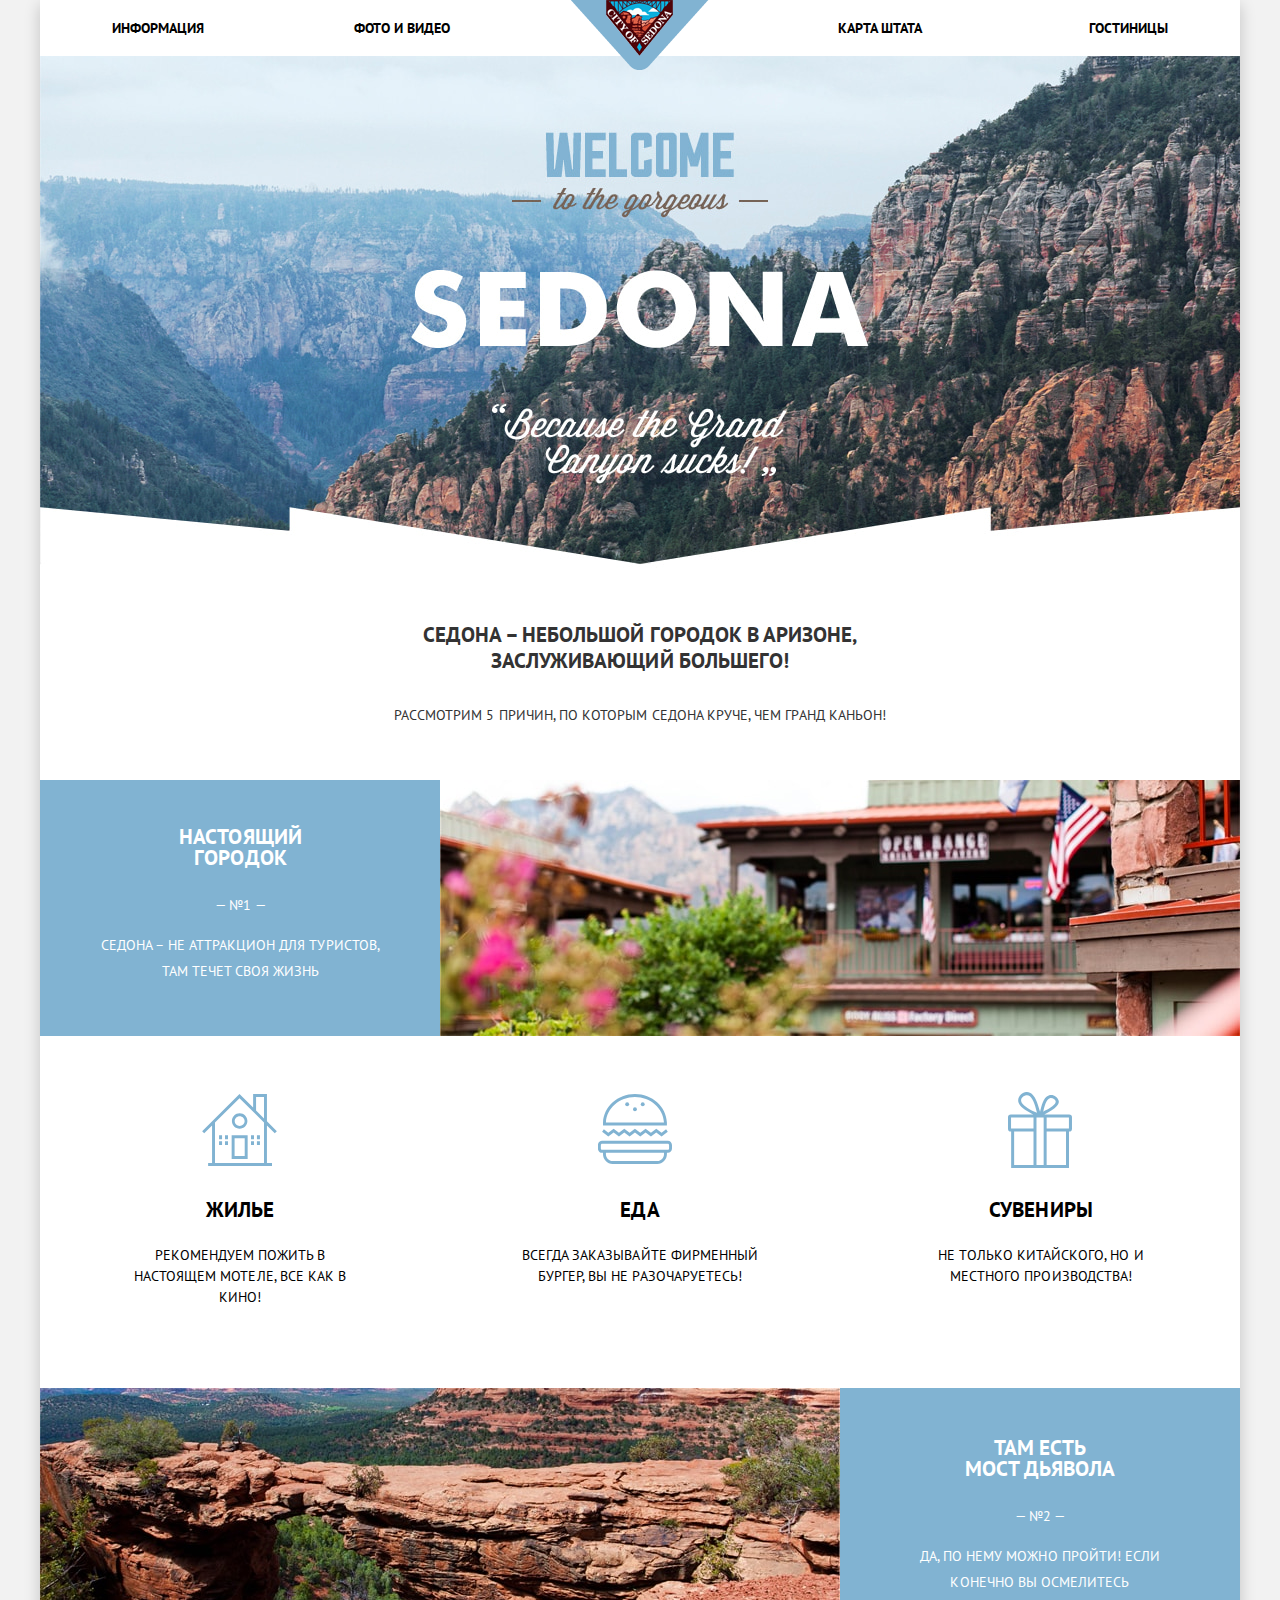
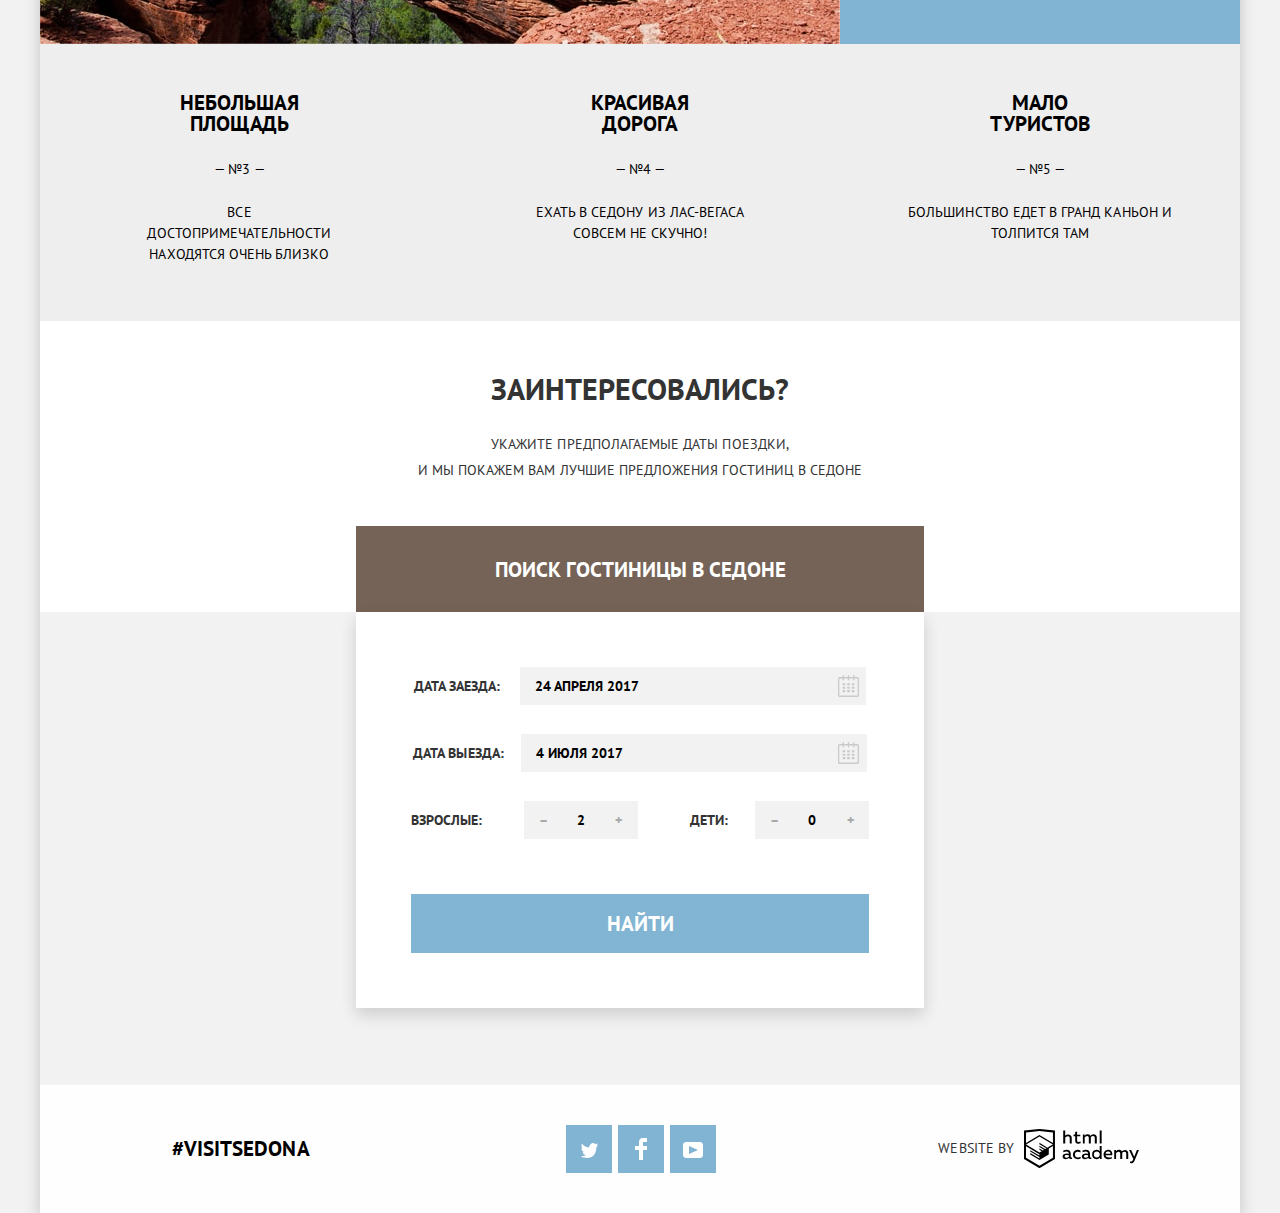
<file: index.html>
<!DOCTYPE html>
<html lang="ru">

<head>
    <meta charset="utf-8">
    <title>Седона</title>
    <link href="https://fonts.googleapis.com/css?family=PT+Sans:400,700&amp;subset=cyrillic" rel="stylesheet">
    <link href="css/normalize.css" rel="stylesheet">
    <link href="css/style.min.css" rel="stylesheet">
</head>

<body>
    <div class="wrapper">
        <header class="main-header">
            <nav class="main-navigation">
                <a class="main-header-logo">
                    <img src="img/logo.png" width="138" height="70" alt="Логотип Седоны">
                </a>
                <div class="site-navigation">
                    <ul class="to-left">
                        <li><a href="#">Информация</a></li>
                        <li><a href="#">Фото и видео</a></li>
                    </ul>
                    <ul class="to-right">
                        <li><a href="#">Карта штата</a></li>
                        <li><a href="catalog.html">Гостиницы</a></li>
                    </ul>
                </div>
            </nav>
        </header>
        <main>
            <div class="intro">
                <div class="intro-description">
                    <h1>Седона &ndash; небольшой городок в Аризоне, заслуживающий большего!</h1>
                    <p>Рассмотрим 5 причин, по которым Седона круче, чем Гранд Каньон!</p>
                </div>
            </div>
            <section class="with-illustration">
                <h2 class="visually-hidden">Седона - настоящий городок</h2>
                <div class="features-item-photo1">
                    <h3>Настоящий городок</h3>
                    <span>&mdash; №1 &mdash;</span>
                    <p>Седона &ndash; не аттракцион для туристов, там течет своя жизнь</p>
                </div>
                <div class="illustration">
                    <img src="img/Illustration1.jpg" width="800" height="256" alt="Седона - настоящий городок">
                </div>
            </section>
            <section class="recommendations">
                <h2 class="visually-hidden">Рекомедации</h2>
                <ul class="recommendations-list">
                    <li class="recommendations-item">
                        <h3 class="accommodations">Жилье</h3>
                        <p>Рекомендуем пожить в настоящем мотеле, все как в кино!</p>
                    </li>
                    <li class="recommendations-item">
                        <h3 class="food">Еда</h3>
                        <p>Всегда заказывайте фирменный бургер, вы не разочаруетесь!</p>
                    </li>
                    <li class="recommendations-item">
                        <h3 class="souvenirs">Сувениры</h3>
                        <p>Не только китайского, но и местного производства!</p>
                    </li>
                </ul>
            </section>
            <section class="with-illustration">
                <h2 class="visually-hidden">Мост дьявола в Седоне</h2>
                <div class="illustration">
                    <img src="img/Illustration2.jpg" width="800" height="256" alt="Мост дьявола в Седоне">
                </div>
                <div class="features-item-photo2">
                    <h3>Там есть<br>мост дьявола</h3>
                    <span>&mdash; №2 &mdash;</span>
                    <p>Да, по нему можно пройти! Если конечно вы осмелитесь</p>
                </div>
            </section>
            <section class="features">
                <h2 class="visually-hidden">Преимущества</h2>
                <ul class="features-list">
                    <li class="features-item">
                        <h3>Небольшая площадь</h3>
                        <span>&mdash; №3 &mdash;</span>
                        <p>Все достопримечательности находятся очень близко</p>
                    </li>
                    <li class="features-item">
                        <h3>Красивая дорога</h3>
                        <span>&mdash; №4 &mdash;</span>
                        <p>Ехать в Седону из Лас-Вегаса совсем не скучно!</p>
                    </li>
                    <li class="features-item">
                        <h3>Мало туристов</h3>
                        <span>&mdash; №5 &mdash;</span>
                        <p>Большинство едет в Гранд Каньон и толпится там</p>
                    </li>
                </ul>
            </section>
            <section class="search">
                <div class="search-container">
                    <h2 class="visually-hidden">Форма поиска гостиниц</h2>
                    <b>Заинтересовались?</b>
                    <p class="search-info">Укажите предполагаемые даты поездки,<br> и мы покажем вам лучшие предложения гостиниц в Седоне</p>
                    <button class="btn search-btn" type="button">Поиск гостиницы в Седоне</button>
                </div>
                <form class="search-form" action="#" method="get">
                    <div class="search-item">
                        <label for="arrival-date">Дата заезда:</label>
                        <input class="arrival-date" type="text" name="arrival-date" id="arrival-date" value="24 апреля 2017">
                        <button class="date-choose-btn" type="button">
                                Календарь выбора даты
                                <svg xmlns="http://www.w3.org/2000/svg" width="21" height="22" viewBox="0 0 21 22"><path d="M19.251 2.025h-2.845V.648c0-.381-.294-.689-.656-.689-.363 0-.656.308-.656.689v1.377h-3.938V.648c0-.381-.294-.689-.655-.689-.363 0-.657.308-.657.689v1.377H5.906V.648c0-.381-.294-.689-.656-.689-.363 0-.657.308-.657.689v1.377H1.75C.784 2.025 0 2.847 0 3.862v16.302C0 21.179.784 22 1.75 22h17.501c.966 0 1.749-.821 1.749-1.836V3.862c0-1.015-.783-1.837-1.749-1.837zm.437 18.139a.448.448 0 0 1-.437.459H1.75a.45.45 0 0 1-.438-.459V3.862a.45.45 0 0 1 .438-.459h2.844v1.378c0 .381.294.689.657.689.362 0 .656-.308.656-.689V3.403h3.938v1.378c0 .381.294.689.657.689.361 0 .655-.308.655-.689V3.403h3.938v1.378c0 .381.293.689.656.689.362 0 .656-.308.656-.689V3.403h2.845c.241 0 .437.206.437.459v16.302z"/><path d="M4.594 8.225h2.625v2.066H4.594zM4.594 11.668h2.625v2.067H4.594zM4.594 15.112h2.625v2.066H4.594zM9.188 15.112h2.625v2.066H9.188zM9.188 11.668h2.625v2.067H9.188zM9.188 8.225h2.625v2.066H9.188zM13.781 15.112h2.625v2.066h-2.625zM13.781 11.668h2.625v2.067h-2.625zM13.781 8.225h2.625v2.066h-2.625z"/></svg>
                        </button>
                    </div>
                    <div class="search-item">
                        <label for="departure-date">Дата выезда:</label>
                        <input class="departure-date" type="text" name="departure-date" id="departure-date" value="4 июля 2017">
                        <button class="date-choose-btn" type="button">
                                Календарь выбора даты
                                <svg xmlns="http://www.w3.org/2000/svg" width="21" height="22" viewBox="0 0 21 22"><path d="M19.251 2.025h-2.845V.648c0-.381-.294-.689-.656-.689-.363 0-.656.308-.656.689v1.377h-3.938V.648c0-.381-.294-.689-.655-.689-.363 0-.657.308-.657.689v1.377H5.906V.648c0-.381-.294-.689-.656-.689-.363 0-.657.308-.657.689v1.377H1.75C.784 2.025 0 2.847 0 3.862v16.302C0 21.179.784 22 1.75 22h17.501c.966 0 1.749-.821 1.749-1.836V3.862c0-1.015-.783-1.837-1.749-1.837zm.437 18.139a.448.448 0 0 1-.437.459H1.75a.45.45 0 0 1-.438-.459V3.862a.45.45 0 0 1 .438-.459h2.844v1.378c0 .381.294.689.657.689.362 0 .656-.308.656-.689V3.403h3.938v1.378c0 .381.294.689.657.689.361 0 .655-.308.655-.689V3.403h3.938v1.378c0 .381.293.689.656.689.362 0 .656-.308.656-.689V3.403h2.845c.241 0 .437.206.437.459v16.302z"/><path d="M4.594 8.225h2.625v2.066H4.594zM4.594 11.668h2.625v2.067H4.594zM4.594 15.112h2.625v2.066H4.594zM9.188 15.112h2.625v2.066H9.188zM9.188 11.668h2.625v2.067H9.188zM9.188 8.225h2.625v2.066H9.188zM13.781 15.112h2.625v2.066h-2.625zM13.781 11.668h2.625v2.067h-2.625zM13.781 8.225h2.625v2.066h-2.625z"/></svg>
                        </button>
                    </div>
                    <div class="visitors-wrapper">
                        <div class="search-item adults">
                            <label for="adults-number">Взрослые:</label>
                            <div class="number-wrapper">
                                <input class="btn btn-minus" type="button" value="&ndash;">
                                <input class="adults-number" type="text" name="adults-number" id="adults-number" value="2">
                                <input class="btn btn-plus" type="button" value="+">
                            </div>
                        </div>
                        <div class="search-item kids">
                            <label for="kids-number">Дети:</label>
                            <div class="number-wrapper">
                                <input class="btn btn-minus" type="button" value="&ndash;">
                                <input class="kids-number" type="text" name="kids-number" id="kids-number" value="0">
                                <input class="btn btn-plus" type="button" value="+">
                            </div>
                        </div>
                    </div>
                    <button class="btn submit-btn" type="submit">Найти</button>
                </form>
            </section>
            <div class="map-wrapper">
                <iframe src="https://www.google.com/maps/embed?pb=!1m14!1m8!1m3!1d419150.40070027707!2d-112.0152106!3d34.840834!3m2!1i1024!2i768!4f13.1!3m3!1m2!1s0x872da132f942b00d%3A0x5548c523fa6c8efd!2z0KHQtdC00L7QvdCwLCDQkNGA0LjQt9C-0L3QsCA4NjMzNiwg0KHQqNCQ!5e0!3m2!1sru!2sru!4v1504965531456" width="1200" height="593" style="border:0" allowfullscreen></iframe>
                <img class="map visually-hidden" src="img/map.png" width="1200" height="593" alt="Город Седона в штате Аризона">
            </div>
        </main>
        <div class="footer-container">
            <footer class="main-footer footer-index">
                <span class="hashtag">#visitsedona</span>
                <div class="socials">
                    <ul class="socials-list">
                        <li>
                            <a class="btn twitter-btn" href="#">
                                <p class="visually-hidden">Twitter</p>
                                <svg xmlns="http://www.w3.org/2000/svg" xmlns:xlink="http://www.w3.org/1999/xlink" width="17" height="15" viewBox="0 0 17 15"><path d="M10.95.144c1.685-.496 2.984.27 3.577 1.179.673-.231 1.331-.481 2.011-.708a2.345 2.345 0 0 1-.857 1.768c.685.17 1.304-.491 1.304-.491-.169 1-1.006 1.788-1.563 2.024-.231 6.75-3.175 11.217-10.077 11.082h-.446c-.41 0-4.164-.46-4.898-1.887 2.271.196 3.893-.422 4.693-1.177-.96-.3-2.679-.477-2.979-2.95.349.106.564.228 1.19.119C1.705 8.247.374 7.53.448 5.33c.285.328 1.067.536 1.34.472C1.085 5.561-.182 2.442.894.85c1.818 1.854 3.735 3.606 7.152 3.773C8.254 2.33 9.183.793 10.95.144z"/></svg>
                            </a>
                        </li>
                        <li>
                            <a class="btn facebook-btn" href="#">
                                <p class="visually-hidden">Facebook</p>
                                <svg xmlns="http://www.w3.org/2000/svg" width="12" height="22" viewBox="0 0 12 22"><path d="M12 4V0H8a4 4 0 0 0-4 4v4H0v4h4v10h4V12h4V8H8V4h4z"/></svg>
                            </a>
                        </li>
                        <li>
                            <a class="btn youtube-btn" href="#">
                                <p class="visually-hidden">YouTube</p>
                                <svg xmlns="http://www.w3.org/2000/svg" xmlns:xlink="http://www.w3.org/1999/xlink" width="20" height="16" viewBox="0 0 20 16"><path d="M17 0H3C1.35 0 0 1.35 0 3v10c0 1.65 1.35 3 3 3h14c1.65 0 3-1.35 3-3V3c0-1.65-1.35-3-3-3zM6.027 11.998V4.002L15.014 8l-8.987 3.998z"/></svg>
                            </a>
                        </li>
                    </ul>
                </div>
                <div class="footer-copyright">
                    <span>Website by</span>
                    <a class="htmlacademy-logo" href="https://htmlacademy.ru/intensive/htmlcss">
                        <p class="visually-hidden">Логотип HTML Academy</p>
                        <svg id="Layer_1" data-name="Layer 1" xmlns="http://www.w3.org/2000/svg" viewBox="0 0 108.08 36.85"><title>logo-htmlacademy-small1</title><path d="M44.61,26.88a2,2,0,0,0,.55-0.1v1.33a3.25,3.25,0,0,1-1.18.21,1.67,1.67,0,0,1-1.67-1,4.84,4.84,0,0,1-3.14,1.08c-1.51,0-2.91-.83-2.91-2.55,0-2.13,2-2.79,3.71-2.79a11.08,11.08,0,0,1,2.17.25v-0.3c0-1-.76-1.77-2.19-1.77a7.42,7.42,0,0,0-3,.64v-1.7a10.21,10.21,0,0,1,3.19-.55c2.36,0,3.81,1.12,3.81,3.65v3a0.54,0.54,0,0,0,.49.59h0.17Zm-6.44-1.13A1.35,1.35,0,0,0,39.63,27h0.11a3.39,3.39,0,0,0,2.41-1V24.58a9.72,9.72,0,0,0-1.81-.21c-1,0-2.16.33-2.16,1.38h0Zm12.36-6.11a5,5,0,0,1,2.57.64V22a4.08,4.08,0,0,0-2.3-.7,2.75,2.75,0,1,0,0,5.49,5,5,0,0,0,2.43-.64v1.71a6.27,6.27,0,0,1-2.76.57A4.21,4.21,0,0,1,46,24.51q0-.21,0-0.41a4.32,4.32,0,0,1,4.18-4.46h0.38Zm12.17,7.24a2,2,0,0,0,.55-0.1v1.33a3.25,3.25,0,0,1-1.18.21,1.67,1.67,0,0,1-1.67-1,4.84,4.84,0,0,1-3.14,1.08c-1.51,0-2.91-.83-2.91-2.55,0-2.13,2-2.79,3.71-2.79a11.08,11.08,0,0,1,2.17.25v-0.3c0-1-.76-1.77-2.19-1.77a7.42,7.42,0,0,0-3,.64v-1.7a10.21,10.21,0,0,1,3.19-.55c2.36,0,3.81,1.12,3.81,3.65v3a0.54,0.54,0,0,0,.49.59h0.17Zm-6.44-1.13A1.35,1.35,0,0,0,57.73,27h0.11a3.39,3.39,0,0,0,2.41-1V24.58a9.72,9.72,0,0,0-1.81-.21c-1.06,0-2.16.33-2.16,1.38h0ZM73,16V28.2H71.35V26.88a3.88,3.88,0,0,1-3.19,1.54,4.4,4.4,0,0,1,0-8.78,3.81,3.81,0,0,1,3,1.3V16H73Zm-4.53,5.22a2.76,2.76,0,1,0,0,5.52A2.86,2.86,0,0,0,71.15,25V23A2.91,2.91,0,0,0,68.49,21.27ZM79,19.64c3.31,0,4.46,2.68,3.92,5.09H76.7c0.21,1.5,1.67,2.11,3.19,2.11a6.11,6.11,0,0,0,2.64-.59v1.6a7.14,7.14,0,0,1-3,.57C77,28.42,74.78,27,74.78,24a4.18,4.18,0,0,1,4-4.39H79Zm0.09,1.54a2.28,2.28,0,0,0-2.44,2.1v0.06H81.3A2,2,0,0,0,79.13,21.18Zm5.73,7V19.87h1.65v1a3.81,3.81,0,0,1,2.78-1.27A2.86,2.86,0,0,1,91.89,21a4.12,4.12,0,0,1,2.91-1.33A3.06,3.06,0,0,1,98,23V28.2h-1.9V23.05a1.59,1.59,0,0,0-1.42-1.75H94.42a2.8,2.8,0,0,0-2.07,1.12V28.2h-1.9V23.05A1.59,1.59,0,0,0,89,21.31H88.8a3,3,0,0,0-2.21,1.29v5.63H84.86Zm21.31-8.33h1.9l-3.91,9.46c-0.9,2.17-2.09,2.86-3.35,2.86a4.76,4.76,0,0,1-1.1-.14V30.46a2.86,2.86,0,0,0,.85.12c0.9,0,1.58-.64,2.07-1.9l0.17-.42-4-8.4h2l2.86,6.29ZM38.73,1.46V6.22a3.81,3.81,0,0,1,2.7-1.14,3.25,3.25,0,0,1,3.44,3.4v5.15H43V8.72a1.81,1.81,0,0,0-1.61-2h-0.3a2.93,2.93,0,0,0-2.32,1.39v5.52h-1.9V1.46h1.9ZM49.94,2.31v3h3V6.91h-3v3.81c0,1.1.5,1.46,1.58,1.46a4.49,4.49,0,0,0,1.69-.33v1.6A6.8,6.8,0,0,1,51,13.8a2.55,2.55,0,0,1-2.86-2.74V6.89H46.58V5.26h1.5V2.74Zm5.4,11.31V5.28H57v1A3.81,3.81,0,0,1,59.77,5a2.86,2.86,0,0,1,2.6,1.33A4.12,4.12,0,0,1,65.28,5,3.06,3.06,0,0,1,68.44,8.4v5.21h-1.9V8.46a1.59,1.59,0,0,0-1.42-1.75H64.89a2.8,2.8,0,0,0-2.07,1.12v5.78h-1.9V8.46A1.59,1.59,0,0,0,59.5,6.71H59.27A3,3,0,0,0,57.06,8v5.63H55.34ZM71.17,1.45H73V13.6H71.17V1.45ZM14.71,0H14.55L0,1.54V28.21l14.55,8.66,14.55-8.66V1.54Zm12.5,27.1L14.55,34.64,1.9,27.12V16.18l12.59,7.5V25L5.86,19.9v1.31l8.68,5.21v1.39L5.87,22.65V24l8.68,5.21,8.75-5.24V18.31L27.2,16V27.12Zm0-12.53-3.48,2-1.6,1L14.51,13v1.31L21,18.23H21l-0.14.09-1,.54-5.37-3.2V17l4.24,2.52-1,.67-3.2-1.9v1.31l2.1,1.24L14.5,22.1,2,14.65,14.51,7.11Zm0-1.32L14.49,5.76,1.91,13.25v-10L14.56,1.92,27.21,3.25v10h0Z" transform="translate(0 -0.02)"/></svg>
                    </a>
                </div>
            </footer>
        </div>
    </div>
</body>

</html>
</file>
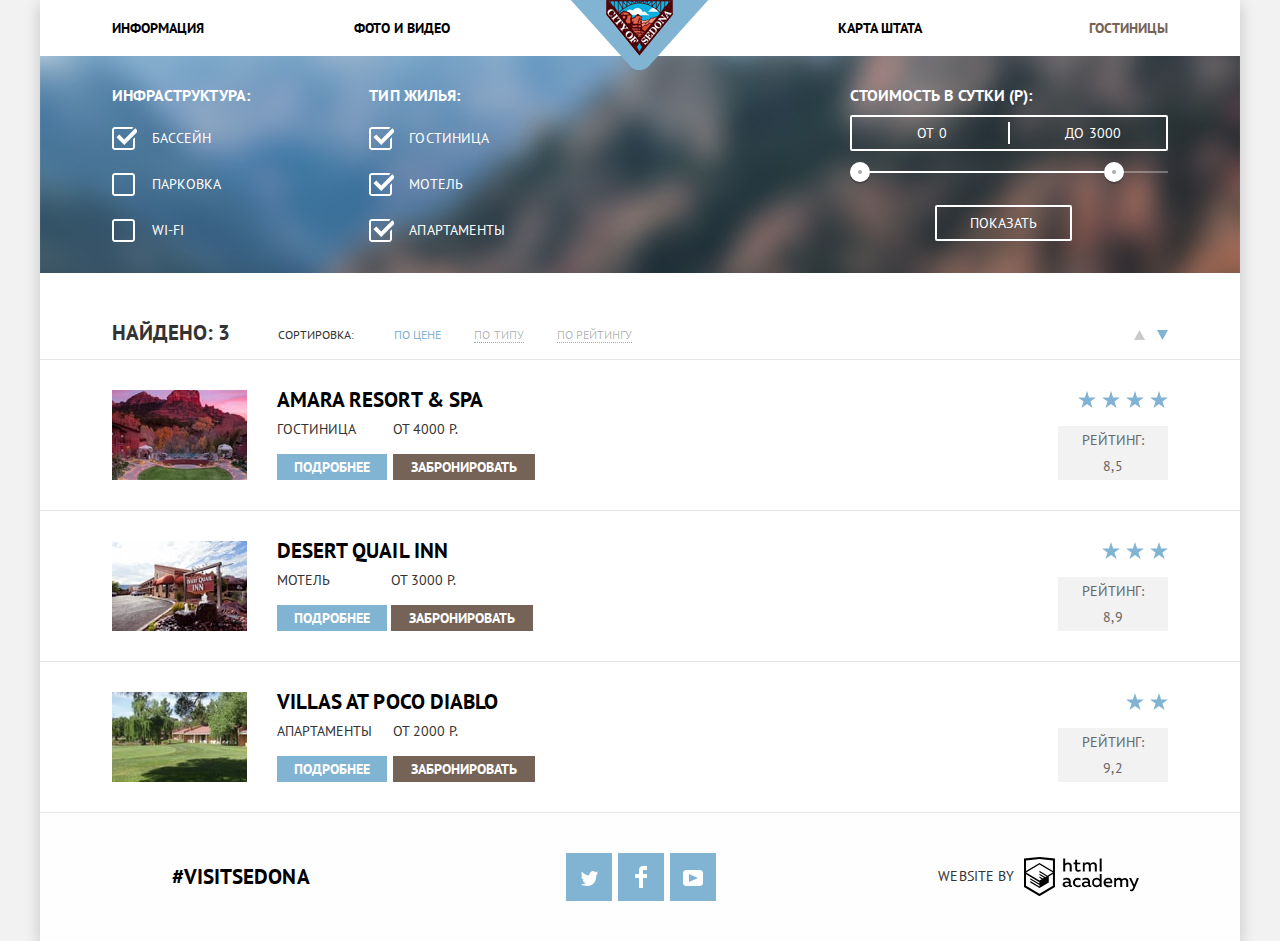
<file: catalog.html>
<!DOCTYPE html>
<html lang="ru">

<head>
    <meta charset="utf-8">
    <title>Гостиницы</title>
    <link href="https://fonts.googleapis.com/css?family=PT+Sans:400,700&amp;subset=cyrillic" rel="stylesheet">
    <link href="css/normalize.css" rel="stylesheet">
    <link href="css/style.min.css" rel="stylesheet">
</head>

<body>
    <div class="wrapper">
        <header class="main-header">
            <nav class="main-navigation">
                <a class="main-header-logo" href="index.html">
                    <img src="img/logo.png" width="138" height="70" alt="Логотип Седоны">
                </a>
                <div class="site-navigation">
                    <ul class="to-left">
                        <li><a href="#">Информация</a></li>
                        <li><a href="#">Фото и видео</a></li>
                    </ul>
                    <ul class="to-right">
                        <li><a href="#">Карта штата</a></li>
                        <li><a class="current" href="catalog.html">Гостиницы</a></li>
                    </ul>
                </div>
            </nav>
        </header>
        <main>
            <h1 class="visually-hidden">Поиск гостиницы</h1>
            <section class="filters">
                <h2 class="visually-hidden">Фильтр гостиниц</h2>
                <form class="filter" action="#" method="get">
                    <div class="columns-left">
                        <div class="filter-column">
                            <p class="filter-title">Инфраструктура:</p>
                            <ul class="infrastructure-filter">
                                <li class="filter-option">
                                    <input class="filter-checkbox" type="checkbox" name="pool" id="pool" checked>
                                    <label for="pool">Бассейн</label>
                                </li>
                                <li class="filter-option">
                                    <input class="filter-checkbox" type="checkbox" name="parking" id="parking">
                                    <label for="parking">Парковка</label>
                                </li>
                                <li class="filter-option">
                                    <input class="filter-checkbox" type="checkbox" name="wi-fi" id="wi-fi">
                                    <label for="wi-fi">Wi-fi</label>
                                </li>
                            </ul>
                        </div>
                        <div class="filter-column">
                            <p class="filter-title">Тип жилья:</p>
                            <ul class="accommodation-type-filter">
                                <li class="filter-option">
                                    <input class="filter-input" type="checkbox" name="hostels" id="hostels" checked>
                                    <label for="hostels">Гостиница</label>
                                </li>
                                <li class="filter-option">
                                    <input class="filter-input" type="checkbox" name="motels" checked id="motels">
                                    <label for="motels">Мотель</label>
                                </li>
                                <li class="filter-option">
                                    <input class="filter-input" type="checkbox" name="apartments" id="apartments" checked>
                                    <label for="apartments">Апартаменты</label>
                                </li>
                            </ul>
                        </div>
                    </div>
                    <div class="filter-range">
                        <p class="filter-title">Стоимость в сутки (Р):</p>
                        <div class="price-controls">
                            <label class="min-price">от<input type="text" name="min-price" value="0"></label>
                            <label class="max-price">до<input type="text" name="max-price" value="3000"></label>
                        </div>
                        <div class="range-controls">
                            <div class="scale">
                                <div class="bar"></div>
                            </div>
                            <div class="range-toggle range-toggle-min"></div>
                            <div class="range-toggle range-toggle-max"></div>
                            <button type="submit" class="btn filter-btn">Показать</button>
                        </div>
                    </div>
                </form>
            </section>
            <section class="results">
                <div class="results-container">
                    <div class="container-left">
                        <p class="result">Найдено: 3</p>
                        <h2 class="visually-hidden">Результаты поиска</h2>
                        <div class="sorting">
                            <p>Сортировка:</p>
                            <ul class="sorting-options">
                                <li class="sorting-option"><a class="current" href="#">По цене</a></li>
                                <li class="sorting-option"><a href="#">По типу</a></li>
                                <li class="sorting-option"><a href="#">По рейтингу</a></li>
                            </ul>
                        </div>
                    </div>
                    <div class="container-right">
                        <a class="low-to-high" href="#">
                            <p class="visually-hidden">По возрастанию</p>
                            <svg xmlns="http://www.w3.org/2000/svg" width="11" height="10" viewBox="0 0 11 10"><path d="M5.5 0L0 10h11z"/></svg>
                        </a>
                        <a class="high-to-low current" href="#">
                            <p class="visually-hidden">По убыванию</p>
                            <svg xmlns="http://www.w3.org/2000/svg" width="11" height="10" viewBox="0 0 11 10"><path d="M5.5 10L0 0h11"/></svg>
                        </a>
                    </div>
                </div>
                <article class="search-result">
                    <div class="block-left">
                        <img src="img/hotel1.jpg" width="135" height="90" alt="Гостиница Amara Resort&#38;Spa">
                        <div class="result-description">
                            <h3>
                                <a class="result-caption" href="#">Amara Resort &#38; Spa</a>
                            </h3>
                            <div class="result-wrapper">
                                <div class="accommodation-show-more">
                                    <p class="accommodation-type">Гостиница</p>
                                    <a class="btn show-more-btn" href="#">Подробнее</a>
                                </div>
                                <div class="price-booking">
                                    <p class="starting-price">От 4000 Р.</p>
                                    <a class="btn booking-btn" href="#">Забронировать</a>
                                </div>
                            </div>
                        </div>
                    </div>
                    <div class="block-right">
                        <div class="star-rating">
                            <span class="icon-star"></span>
                            <span class="icon-star"></span>
                            <span class="icon-star"></span>
                            <span class="icon-star"></span>
                        </div>
                        <p class="rating">Рейтинг: 8,5</p>
                    </div>
                </article>

                <article class="search-result">
                    <div class="block-left">
                        <img src="img/hotel2.jpg" width="135" height="90" alt="Мотель Desert Quail Inn">
                        <div class="result-description">
                            <h3>
                                <a class="result-caption" href="#">Desert Quail Inn</a>
                            </h3>
                            <div class="result-wrapper">
                                <div class="accommodation-show-more">
                                    <p class="accommodation-type">Мотель</p>
                                    <a class="btn show-more-btn" href="#">Подробнее</a>
                                </div>
                                <div class="price-booking">
                                    <p class="starting-price">От 3000 Р.</p>
                                    <a class="btn booking-btn" href="#">Забронировать</a>
                                </div>
                            </div>
                        </div>
                    </div>
                    <div class="block-right">
                        <div class="star-rating">
                            <span class="icon-star"></span>
                            <span class="icon-star"></span>
                            <span class="icon-star"></span>
                        </div>
                        <p class="rating">Рейтинг: 8,9</p>
                    </div>

                </article>
                <article class="search-result">
                    <div class="block-left">
                        <img src="img/hotel3.jpg" width="135" height="90" alt="Апартаменты Villas At Poco Diablo">
                        <div class="result-description">
                            <h3>
                                <a class="result-caption" href="#">Villas At Poco Diablo</a>
                            </h3>
                            <div class="result-wrapper">
                                <div class="accommodation-show-more">
                                    <p class="accommodation-type">Апартаменты</p>
                                    <a class="btn show-more-btn" href="#">Подробнее</a>
                                </div>
                                <div class="price-booking">
                                    <p class="starting-price">От 2000 Р.</p>
                                    <a class="btn booking-btn" href="#">Забронировать</a>
                                </div>
                            </div>
                        </div>
                    </div>
                    <div class="block-right">
                        <div class="star-rating">
                            <span class="icon-star"></span>
                            <span class="icon-star"></span>
                        </div>
                        <p class="rating">Рейтинг: 9,2</p>
                    </div>
                </article>

            </section>
        </main>

        <div class="footer-container">
            <footer class="main-footer">
                <span class="hashtag">#visitsedona</span>
                <div class="socials">
                    <ul class="socials-list">
                        <li>
                            <a class="btn twitter-btn" href="#">
                                <p class="visually-hidden">Twitter</p>
                                <svg xmlns="http://www.w3.org/2000/svg" xmlns:xlink="http://www.w3.org/1999/xlink" width="17" height="15" viewBox="0 0 17 15"><path d="M10.95.144c1.685-.496 2.984.27 3.577 1.179.673-.231 1.331-.481 2.011-.708a2.345 2.345 0 0 1-.857 1.768c.685.17 1.304-.491 1.304-.491-.169 1-1.006 1.788-1.563 2.024-.231 6.75-3.175 11.217-10.077 11.082h-.446c-.41 0-4.164-.46-4.898-1.887 2.271.196 3.893-.422 4.693-1.177-.96-.3-2.679-.477-2.979-2.95.349.106.564.228 1.19.119C1.705 8.247.374 7.53.448 5.33c.285.328 1.067.536 1.34.472C1.085 5.561-.182 2.442.894.85c1.818 1.854 3.735 3.606 7.152 3.773C8.254 2.33 9.183.793 10.95.144z"/></svg>
                            </a>
                        </li>
                        <li>
                            <a class="btn facebook-btn" href="#">
                                <p class="visually-hidden">Facebook</p>
                                <svg xmlns="http://www.w3.org/2000/svg" width="12" height="22" viewBox="0 0 12 22"><path d="M12 4V0H8a4 4 0 0 0-4 4v4H0v4h4v10h4V12h4V8H8V4h4z"/></svg>
                            </a>
                        </li>
                        <li>
                            <a class="btn youtube-btn" href="#">
                                <p class="visually-hidden">YouTube</p>
                                <svg xmlns="http://www.w3.org/2000/svg" xmlns:xlink="http://www.w3.org/1999/xlink" width="20" height="16" viewBox="0 0 20 16"><path d="M17 0H3C1.35 0 0 1.35 0 3v10c0 1.65 1.35 3 3 3h14c1.65 0 3-1.35 3-3V3c0-1.65-1.35-3-3-3zM6.027 11.998V4.002L15.014 8l-8.987 3.998z"/></svg>
                            </a>
                        </li>
                    </ul>
                </div>
                <div class="footer-copyright">
                    <span>Website by</span>
                    <a class="htmlacademy-logo" href="https://htmlacademy.ru/intensive/htmlcss">
                        <p class="visually-hidden">Логотип HTML Academy</p>
                        <svg id="Layer_1" data-name="Layer 1" xmlns="http://www.w3.org/2000/svg" viewBox="0 0 108.08 36.85"><title>logo-htmlacademy-small1</title><path d="M44.61,26.88a2,2,0,0,0,.55-0.1v1.33a3.25,3.25,0,0,1-1.18.21,1.67,1.67,0,0,1-1.67-1,4.84,4.84,0,0,1-3.14,1.08c-1.51,0-2.91-.83-2.91-2.55,0-2.13,2-2.79,3.71-2.79a11.08,11.08,0,0,1,2.17.25v-0.3c0-1-.76-1.77-2.19-1.77a7.42,7.42,0,0,0-3,.64v-1.7a10.21,10.21,0,0,1,3.19-.55c2.36,0,3.81,1.12,3.81,3.65v3a0.54,0.54,0,0,0,.49.59h0.17Zm-6.44-1.13A1.35,1.35,0,0,0,39.63,27h0.11a3.39,3.39,0,0,0,2.41-1V24.58a9.72,9.72,0,0,0-1.81-.21c-1,0-2.16.33-2.16,1.38h0Zm12.36-6.11a5,5,0,0,1,2.57.64V22a4.08,4.08,0,0,0-2.3-.7,2.75,2.75,0,1,0,0,5.49,5,5,0,0,0,2.43-.64v1.71a6.27,6.27,0,0,1-2.76.57A4.21,4.21,0,0,1,46,24.51q0-.21,0-0.41a4.32,4.32,0,0,1,4.18-4.46h0.38Zm12.17,7.24a2,2,0,0,0,.55-0.1v1.33a3.25,3.25,0,0,1-1.18.21,1.67,1.67,0,0,1-1.67-1,4.84,4.84,0,0,1-3.14,1.08c-1.51,0-2.91-.83-2.91-2.55,0-2.13,2-2.79,3.71-2.79a11.08,11.08,0,0,1,2.17.25v-0.3c0-1-.76-1.77-2.19-1.77a7.42,7.42,0,0,0-3,.64v-1.7a10.21,10.21,0,0,1,3.19-.55c2.36,0,3.81,1.12,3.81,3.65v3a0.54,0.54,0,0,0,.49.59h0.17Zm-6.44-1.13A1.35,1.35,0,0,0,57.73,27h0.11a3.39,3.39,0,0,0,2.41-1V24.58a9.72,9.72,0,0,0-1.81-.21c-1.06,0-2.16.33-2.16,1.38h0ZM73,16V28.2H71.35V26.88a3.88,3.88,0,0,1-3.19,1.54,4.4,4.4,0,0,1,0-8.78,3.81,3.81,0,0,1,3,1.3V16H73Zm-4.53,5.22a2.76,2.76,0,1,0,0,5.52A2.86,2.86,0,0,0,71.15,25V23A2.91,2.91,0,0,0,68.49,21.27ZM79,19.64c3.31,0,4.46,2.68,3.92,5.09H76.7c0.21,1.5,1.67,2.11,3.19,2.11a6.11,6.11,0,0,0,2.64-.59v1.6a7.14,7.14,0,0,1-3,.57C77,28.42,74.78,27,74.78,24a4.18,4.18,0,0,1,4-4.39H79Zm0.09,1.54a2.28,2.28,0,0,0-2.44,2.1v0.06H81.3A2,2,0,0,0,79.13,21.18Zm5.73,7V19.87h1.65v1a3.81,3.81,0,0,1,2.78-1.27A2.86,2.86,0,0,1,91.89,21a4.12,4.12,0,0,1,2.91-1.33A3.06,3.06,0,0,1,98,23V28.2h-1.9V23.05a1.59,1.59,0,0,0-1.42-1.75H94.42a2.8,2.8,0,0,0-2.07,1.12V28.2h-1.9V23.05A1.59,1.59,0,0,0,89,21.31H88.8a3,3,0,0,0-2.21,1.29v5.63H84.86Zm21.31-8.33h1.9l-3.91,9.46c-0.9,2.17-2.09,2.86-3.35,2.86a4.76,4.76,0,0,1-1.1-.14V30.46a2.86,2.86,0,0,0,.85.12c0.9,0,1.58-.64,2.07-1.9l0.17-.42-4-8.4h2l2.86,6.29ZM38.73,1.46V6.22a3.81,3.81,0,0,1,2.7-1.14,3.25,3.25,0,0,1,3.44,3.4v5.15H43V8.72a1.81,1.81,0,0,0-1.61-2h-0.3a2.93,2.93,0,0,0-2.32,1.39v5.52h-1.9V1.46h1.9ZM49.94,2.31v3h3V6.91h-3v3.81c0,1.1.5,1.46,1.58,1.46a4.49,4.49,0,0,0,1.69-.33v1.6A6.8,6.8,0,0,1,51,13.8a2.55,2.55,0,0,1-2.86-2.74V6.89H46.58V5.26h1.5V2.74Zm5.4,11.31V5.28H57v1A3.81,3.81,0,0,1,59.77,5a2.86,2.86,0,0,1,2.6,1.33A4.12,4.12,0,0,1,65.28,5,3.06,3.06,0,0,1,68.44,8.4v5.21h-1.9V8.46a1.59,1.59,0,0,0-1.42-1.75H64.89a2.8,2.8,0,0,0-2.07,1.12v5.78h-1.9V8.46A1.59,1.59,0,0,0,59.5,6.71H59.27A3,3,0,0,0,57.06,8v5.63H55.34ZM71.17,1.45H73V13.6H71.17V1.45ZM14.71,0H14.55L0,1.54V28.21l14.55,8.66,14.55-8.66V1.54Zm12.5,27.1L14.55,34.64,1.9,27.12V16.18l12.59,7.5V25L5.86,19.9v1.31l8.68,5.21v1.39L5.87,22.65V24l8.68,5.21,8.75-5.24V18.31L27.2,16V27.12Zm0-12.53-3.48,2-1.6,1L14.51,13v1.31L21,18.23H21l-0.14.09-1,.54-5.37-3.2V17l4.24,2.52-1,.67-3.2-1.9v1.31l2.1,1.24L14.5,22.1,2,14.65,14.51,7.11Zm0-1.32L14.49,5.76,1.91,13.25v-10L14.56,1.92,27.21,3.25v10h0Z" transform="translate(0 -0.02)"/></svg>
                    </a>
                </div>
            </footer>
        </div>    
    </div>
</body>

</html>
</file>
<file: css/style.min.css>
.btn,.search-btn{vertical-align:middle}body,html{-webkit-box-sizing:border-box;box-sizing:border-box;padding:0;margin:0;font-family:"PT Sans",Arial,sans-serif;font-size:14px;line-height:26px;color:#333;text-transform:uppercase;letter-spacing:.05px;background-color:#f2f2f2}*,:after,:before{-webkit-box-sizing:inherit;box-sizing:inherit}.visually-hidden{position:absolute;width:1px;height:1px;margin:-1px;padding:0;border:0;clip:rect(0 0 0 0);overflow:hidden}.btn,.search-item input{border:none;text-transform:uppercase}a{text-decoration:none}.btn{font:inherit;text-align:center}.search b,.search-btn,.search-item label,.site-navigation a{font-weight:700}.wrapper{width:1200px;margin:auto;-webkit-box-shadow:0 5px 15px rgba(0,1,1,.2);box-shadow:0 5px 15px rgba(0,1,1,.2)}.main-header{position:relative}.main-navigation{position:absolute;top:0;left:0;z-index:1;display:-webkit-box;display:-ms-flexbox;display:flex;width:1200px;height:56px;padding:0;margin-bottom:-56px;background-color:#fff}.site-navigation,.to-left{display:-webkit-box;display:-ms-flexbox}.site-navigation{display:flex;-webkit-box-pack:justify;-ms-flex-pack:justify;justify-content:space-between;-ms-flex-wrap:wrap;flex-wrap:wrap;width:100%;min-height:56px;padding:0;margin:0;list-style:none}.to-left,.to-right{padding:0 72px;list-style:none}.site-navigation a{color:#000}.site-navigation a:focus,.site-navigation a:hover{color:#81b3d2}.site-navigation a:active{color:#b2b2b2}.site-navigation a.current{color:#766357}.to-left{-webkit-box-sizing:content-box;box-sizing:content-box;display:flex;-ms-flex-pack:distribute;-webkit-box-pack:justify;justify-content:space-between;-webkit-box-align:center;-ms-flex-align:center;align-items:center;width:338px}.intro,.to-right{display:-webkit-box;display:-ms-flexbox}.to-right{-webkit-box-sizing:content-box;box-sizing:content-box;display:flex;-ms-flex-pack:distribute;-webkit-box-pack:justify;justify-content:space-between;-webkit-box-align:center;-ms-flex-align:center;align-items:center;width:330px}.main-header-logo{position:absolute;left:478px;width:244px;padding:0 53px}.intro{position:relative;display:flex;-webkit-box-pack:center;-ms-flex-pack:center;justify-content:center;-webkit-box-align:end;-ms-flex-align:end;align-items:flex-end;width:100%;height:780px;background-image:url(../img/intro.jpg)}.intro-description,.with-illustration{display:-webkit-box;display:-ms-flexbox;text-align:center}.intro-description,.search-container{-ms-flex-direction:column;-webkit-box-orient:vertical;-webkit-box-direction:normal}.intro-description{display:flex;flex-direction:column;-ms-flex-pack:distribute;-webkit-box-pack:justify;justify-content:space-between;-webkit-box-align:center;-ms-flex-align:center;align-items:center;width:100%;min-height:99px;margin-bottom:38px}.intro-description h1{width:440px;font-size:21px;line-height:26px;font-weight:700;text-align:center}.with-illustration{display:flex;margin:0;padding:0}.features-list,.recommendations-list{display:-webkit-box;display:-ms-flexbox;display:flex;margin:0;padding:0;text-align:center;font-size:14px;line-height:21px;list-style:none}.features-item,.features-item-photo1,.features-item-photo2{width:400px;min-height:256px;color:#000}.features-item h3,.features-item-photo1 h3,.features-item-photo2 h3{display:inline-block;width:150px;font-size:21px;line-height:21px}.features-item span,.features-item-photo1 span,.features-item-photo2 span{display:block;margin:3px 0}.features-item-photo1,.features-item-photo2{color:#fff;background-color:#81b3d2}.features-item-photo1{padding:25px 59px 36px 60px}.features-item-photo2{padding:28px 48px 32px}.illustration{background-color:#82b4d3}.illustration img{display:block}.features-item-photo2 h3{width:auto}.recommendations-item{position:relative;width:400px;min-height:330px;color:#000;text-align:center;background-color:#fff}.recommendations-item h3{display:inline;width:150px;font-size:21px;line-height:21px}.recommendations-item p{margin-top:22px}.recommendations-item:first-child{padding:163px 72px 66px}.recommendations-item:nth-child(2){padding:163px 57px 68px}.recommendations-item:last-child{padding:163px 61px 68px 63px}.accommodations::before{content:url(../img/icon-1.svg);position:absolute;top:58px;left:162px;width:75px;height:72px}.food::before{content:url(../img/icon-3.svg);position:absolute;top:58px;left:158px;width:74px;height:70px}.souvenirs::before{content:url(../img/icon-2.svg);position:absolute;top:56px;left:168px;width:64px;height:76px}.features-item{background-color:#eee}.features-item span{margin-top:4px;margin-bottom:22px}.features-item:first-child{padding:27px 95px 42px 94px}.features-item:nth-child(2){padding:27px 69px 43px}.features-item:last-child{padding:27px 68px 43px}.search{text-align:center}.search b{display:block;padding-top:50px;margin-bottom:10px;font-size:30px;line-height:36px}.search-container{position:relative;display:-webkit-box;display:-ms-flexbox;display:flex;flex-direction:column;width:100%;min-height:291px;background-color:#fff}.block-right,.search-form{-ms-flex-direction:column}.search-btn,.search-form{position:absolute;width:568px;text-align:center}.search-btn{left:316px;bottom:0;display:inline-block;min-height:86px;padding:22px 138px 20px;font-size:21px;line-height:26px;color:#fff;background-color:#766357}.search-btn:focus,.search-btn:hover{background-color:#604e43}.search-btn:active{color:rgba(225,225,225,.3);background-color:#503e33}.search-form{display:-webkit-box;display:-ms-flexbox;display:flex;-webkit-box-orient:vertical;-webkit-box-direction:normal;flex-direction:column;min-height:395px;padding:55px;margin:0 316px;background-color:#fff;-webkit-box-shadow:0 7px 15px rgba(0,1,1,.15);box-shadow:0 7px 15px rgba(0,1,1,.15)}.search-item{position:relative;margin-bottom:29px}.search-item input{font:inherit;font-weight:700;background-color:#f2f2f2;overflow:visible;padding:5px 15px}.search-item input[type=text]:hover{background-color:#ebebeb}.search input[type=text]:focus{background-color:#fff;outline:#e6e6e6 solid 2px}.search-item input::-ms-clear{display:none}.filter,.visitors-wrapper{display:-webkit-box;display:-ms-flexbox}.arrival-date,.departure-date{width:346px;height:38px;padding:14px 13px 13px}.departure-date{margin-left:13px}.arrival-date{margin-left:16px}.date-choose-btn{position:absolute;top:7px;right:4px;font-size:0;background-color:transparent;border:0;fill:#cacaca}.date-choose-btn:hover{fill:#000}.date-choose-btn:active{fill:#81b3d2}.visitors-wrapper{display:flex;-webkit-box-pack:justify;-ms-flex-pack:justify;justify-content:space-between}.adults-number,.kids-number{width:38px;height:38px;padding:14px 15px}.adults label{margin-right:37px}.kids label{margin-right:23px}.number-wrapper{display:inline-block;font-size:0}.number-wrapper input{font-size:14px}.btn-minus,.btn-plus{display:inline-block;width:38px;height:38px;vertical-align:top;color:#aaa}.btn-minus:hover,.btn-plus:hover{color:#000}.btn-minus:active,.btn-plus:active{color:#82b4d3}.submit-btn{width:458px;height:59px;padding:17px 197px 22px 196px;margin-top:26px;font-size:21px;line-height:26px;font-weight:700;color:#fff;background-color:#82b4d3}.submit-btn:focus,.submit-btn:hover{background-color:#669fc1}.submit-btn:active{color:rgba(255,255,255,.3);background-color:#5497be}.map-wrapper iframe{border:0}.filters{min-height:217px;background-color:#332f2f;background-image:url(../img/filter%20background.jpg);background-repeat:no-repeat}.filter{display:flex;-webkit-box-pack:justify;-ms-flex-pack:justify;justify-content:space-between;padding:69px 72px 0;min-height:216px}.filter ul{list-style:none}.filter input{font:inherit;color:#fff;text-transform:uppercase}.columns-left{display:-webkit-box;display:-ms-flexbox;display:flex;-ms-flex-pack:distribute;-webkit-box-pack:justify;justify-content:space-between;width:393px}.accommodation-type-filter,.infrastructure-filter{padding:0}.filter-title{font-size:16px;line-height:21px;font-weight:700;color:#fff}.filter-option{margin:18px 0}.filter-option label{font-size:14px;line-height:28px;color:#fff}.filter-option label::before{margin-right:15px}.filter-option input[type=checkbox]{display:none}.filter-option input[type=checkbox]+label::before{content:"";display:inline-block;vertical-align:middle;width:25px;height:25px;background-image:url(../img/checkbox-off.svg);background-repeat:no-repeat}.filter-option input[type=checkbox]:focus+label::before{outline:#fff dotted thin;outline:-webkit-focus-ring-color auto 5px}.filter-option input[type=checkbox]:checked:focus+label::before{outline:dotted thin;outline:-webkit-focus-ring-color auto 5px}.filter-option input[type=checkbox]:checked+label::before{background-image:url(../img/checkbox-on.svg);background-repeat:no-repeat}.filter-option input[type=checkbox]:disabled+label::before{background-image:url(../img/checkbox-off-disabled.svg)}.filter-option input[type=checkbox]:checked:disabled+label::before{background-image:url(../img/checkbox-on-disabled.svg)}.filter-range{width:318px;color:#fff;text-transform:uppercase}.filter-range .filter-title{margin-bottom:9px;font-weight:600;font-size:16px;line-height:21px}.price-controls{position:relative;height:36px;margin-bottom:20px;font-size:0;border:2px solid #fff;border-radius:2px}.price-controls::after{content:"";position:absolute;top:50%;left:50%;width:2px;height:22px;background:#fff;-webkit-transform:translate(-50%,-50%);transform:translate(-50%,-50%)}.price-controls label{display:inline-block;font-size:14px;line-height:30px;vertical-align:top;cursor:pointer}.price-controls .min-price{padding-left:65px}.price-controls .max-price{padding-left:88px}.price-controls input{width:40px;margin:0 0 0 3px;color:inherit;font:inherit;background:0 0;border:none}.range-controls{position:relative;margin-bottom:32px}.range-controls .scale{height:2px;background:rgba(255,255,255,.3)}.range-controls .bar{width:80%;height:2px;background:#fff}.range-toggle{position:absolute;top:-9px;width:20px;height:20px;background-color:#ababab;border:8px solid #fff;border-radius:50%;-webkit-box-shadow:0 2px 1px 0 rgba(0,1,1,.2);box-shadow:0 2px 1px 0 rgba(0,1,1,.2);cursor:pointer}.range-toggle:hover{width:22px;height:22px;margin-top:-1px;border:9px solid #fff}.range-toggle-min{left:0}.range-toggle-max{left:80%}.filter-btn{display:block;margin:32px 96px 0 auto;padding:6px 33px;font-size:14px;line-height:20px;color:#fff;text-transform:uppercase;background:0 0;border:2px solid #fff;border-radius:2px;cursor:pointer}.container-left,.results-container{display:-webkit-box;display:-ms-flexbox;-webkit-box-pack:justify}.filter-btn:focus,.filter-btn:hover{color:#000;background-color:#fff}.results-container{display:flex;-ms-flex-pack:justify;justify-content:space-between;-webkit-box-align:center;-ms-flex-align:center;align-items:center;-ms-flex-wrap:wrap;flex-wrap:wrap;height:86px;padding:32px 72px;background-color:#fff}.container-left{display:flex;-ms-flex-pack:justify;justify-content:space-between;-webkit-box-align:center;-ms-flex-align:center;align-items:center}.container-right,.sorting{display:-webkit-box;display:-ms-flexbox}.container-right{display:flex;-webkit-box-pack:justify;-ms-flex-pack:justify;justify-content:space-between;width:34px;margin-top:5px;margin-right:12px}.result{margin:0 47px 0 0;font-size:21px;line-height:26px;font-weight:700}.sorting{display:flex;padding-top:5px;font-size:12px}.hashtag,.result-caption{font-size:21px;line-height:26px}.sorting-options{display:-webkit-box;display:-ms-flexbox;display:flex;list-style:none}.sorting-options a{margin-right:33px;color:rgba(0,0,0,.3);border-bottom:1px dotted #81b3d2}.sorting-options a:focus,.sorting-options a:hover{color:#81b3d2;border-bottom:1px dotted #81b3d2}.sorting-options a:active{color:#000;border-bottom:none}.sorting-options a.current{color:#81b3d2;border-bottom:none}.high-to-low,.low-to-high{display:inline-block;vertical-align:center;fill:#cacaca;margin-left:12px}.block-left,.search-result{display:-webkit-box;display:-ms-flexbox}.high-to-lotw:focus,.high-to-low:hover,.low-to-high:focus,.low-to-high:hover{fill:#1e191a}.high-to-low.current,.high-to-low:active,.low-to-high.current,.low-to-high:active{fill:#81b3d2}.search-result{display:flex;-webkit-box-pack:justify;-ms-flex-pack:justify;justify-content:space-between;padding:30px 72px;background-color:#fff;border-top:1px solid #e5e5e5}.search-result:last-child{border-bottom:1px solid #e5e5e5}.block-left{display:flex;-webkit-box-pack:justify;-ms-flex-pack:justify;justify-content:space-between;min-height:90px}.block-right,.result-description{display:-webkit-box;display:-ms-flexbox;-webkit-box-orient:vertical;-webkit-box-direction:normal;min-height:90px}.block-right{display:flex;flex-direction:column;-webkit-box-pack:justify;-ms-flex-pack:justify;justify-content:space-between;text-align:right}.result-description{display:flex;-ms-flex-direction:column;flex-direction:column;-webkit-box-pack:justify;-ms-flex-pack:justify;justify-content:space-between;margin-left:30px;text-align:left}.result-description h3{margin:-3px 0 0}.booking-btn,.show-more-btn{margin-top:12px;font-weight:700}.result-caption{color:#000;font-weight:700}.result-caption:focus,.result-caption:hover{color:#81b3d2}.result-caption:active{color:rgba(0,0,0,.3)}.result-wrapper{display:-webkit-box;display:-ms-flexbox;display:flex;-webkit-box-pack:justify;-ms-flex-pack:justify;justify-content:space-between;width:258px}.accommodation-type,.starting-price{display:inline;color:#333}.booking-btn,.rating,.show-more-btn{display:inline-block;text-align:center;vertical-align:middle}.show-more-btn{width:110px;padding:0 17px;color:#fff;background-color:#81b3d2}.show-more-btn:focus,.show-more-btn:hover{background-color:#669fc1}.show-more-btn:active{color:rgba(255,255,255,.3);background-color:#5497be}.booking-btn{width:142px;padding:0 16px;color:#fff;background-color:#766357}.booking-btn:focus,.booking-btn:hover{background-color:#604e43}.booking-btn:active{color:rgba(225,225,225,.3);background-color:#503e33}.rating{width:110px;padding:1px 13px;margin:0;color:#666;background-color:#f2f2f2}.footer-container,.main-footer{display:-webkit-box;display:-ms-flexbox}.icon-star{margin-left:2px}.icon-star::before{content:url(../img/star.svg)}.footer-container{display:flex;position:relative}.main-footer{display:flex;-webkit-box-pack:justify;-ms-flex-pack:justify;justify-content:space-between;-webkit-box-align:center;-ms-flex-align:center;align-items:center;width:100%;height:128px;padding-left:132px;padding-right:101px;background-color:rgba(255,255,255,.9)}.facebook-btn,.twitter-btn,.youtube-btn{width:46px;height:48px;margin-right:6px}.footer-index{position:absolute;bottom:0;left:0}.hashtag{font-weight:700;color:#000;text-align:center}.socials{text-align:center}.socials-list{display:-webkit-box;display:-ms-flexbox;display:flex;-webkit-box-pack:justify;-ms-flex-pack:justify;justify-content:space-between;-ms-flex-wrap:wrap;flex-wrap:wrap;list-style:none}.facebook-btn,.htmlacademy-logo,.twitter-btn,.youtube-btn{display:inline-block}.twitter-btn{padding:15px 14px 16px 15px;text-align:center;vertical-align:middle;background-color:#81b3d2;fill:#fff}.twitter-btn:focus,.twitter-btn:hover{background-color:#669ec0;fill:#fff}.twitter-btn:active{background-color:#5496bd;fill:rgba(255,255,255,.3)}.facebook-btn{padding:13px 17px;vertical-align:middle;background-color:#81b3d2;fill:#fff}.facebook-btn:focus,.facebook-btn:hover{background-color:#669ec0;fill:#fff}.facebook-btn:active{background-color:#5496bd;fill:rgba(255,255,255,.3)}.youtube-btn{padding:15px 13px;background-color:#81b3d2;fill:#fff}.youtube-btn:focus,.youtube-btn:hover{background-color:#669ec0;fill:#fff}.youtube-btn:active{background-color:#5496bd;fill:rgba(255,255,255,.3)}.footer-copyright span{margin-right:6px}.htmlacademy-logo{width:115px;height:41px;vertical-align:middle}.htmlacademy-logo svg{pointer-events:none}.htmlacademy-logo:focus,.htmlacademy-logo:hover{fill:#81b3d2}.htmlacademy-logo:active{fill:#bdbbbc}
</file>
